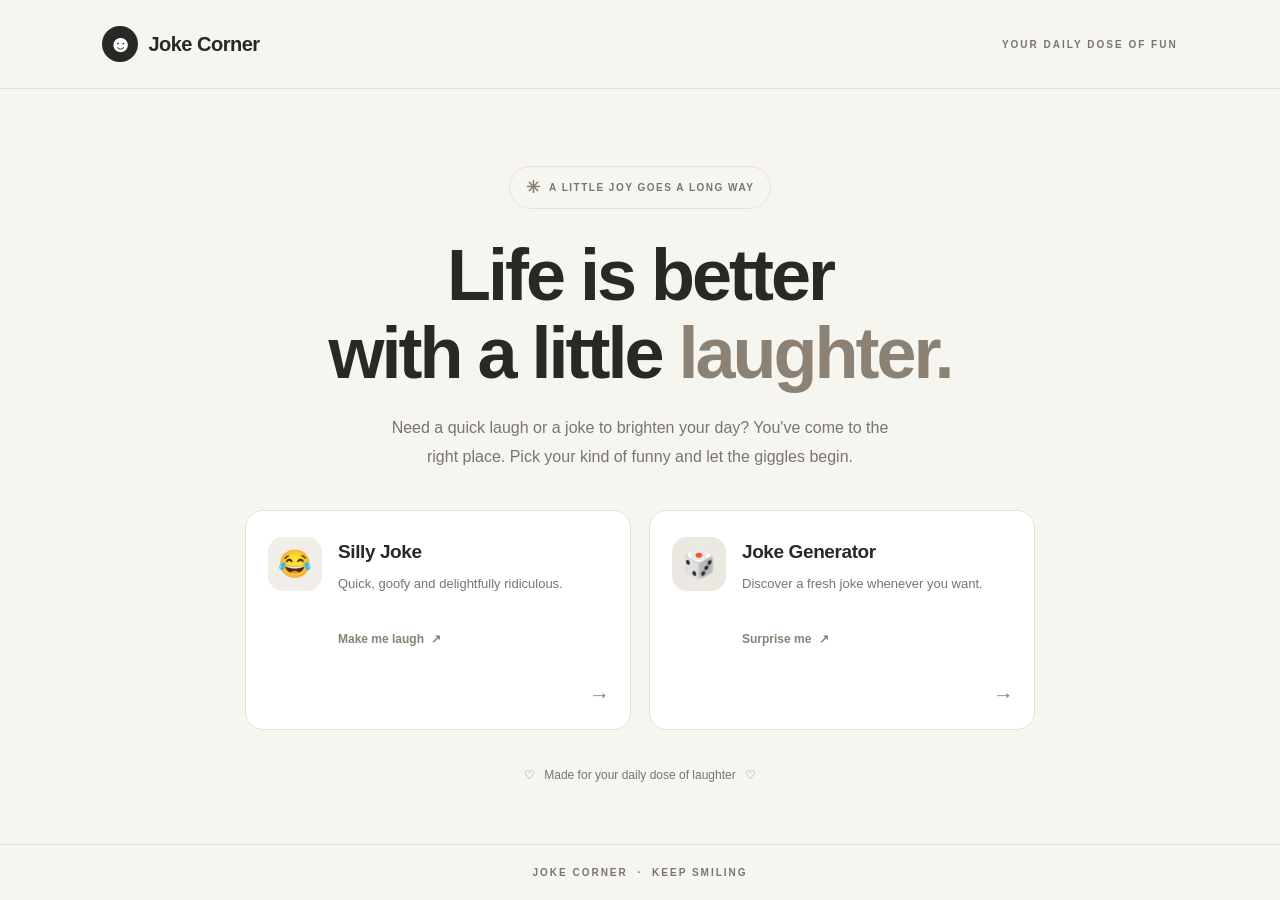
<file: index.html>
<!DOCTYPE html>
<html lang="en">
<head>
    <meta charset="UTF-8">
    <meta name="viewport" content="width=device-width, initial-scale=1.0">

    <title>Joke Corner | A Little Laughter</title>

    <link
        rel="icon"
        type="image/png"
        href="https://res.cloudinary.com/ddaegshd6/image/upload/v1776033912/favicon-32x32_agqm2c.png"
    >

    <link rel="stylesheet" href="landing.css">
    <script src="landing.js" defer></script>
</head>
<body>

    <header class="navbar">
        <a href="index.html" class="logo">
            <span class="logo-icon">☻</span>
            Joke Corner
        </a>

        <span class="nav-label">YOUR DAILY DOSE OF FUN</span>
    </header>

    <main class="hero">
        <div class="eyebrow">
            <span class="sparkle">✳</span>
            A LITTLE JOY GOES A LONG WAY
        </div>

        <h1>
            Life is better<br>
            with a little <span>laughter.</span>
        </h1>

        <p class="description">
            Need a quick laugh or a joke to brighten your day?
            You've come to the right place. Pick your kind of funny
            and let the giggles begin.
        </p>

        <div class="button-container">

            <a href="./Silly Project/index.html" class="joke-card" id="sillyBtn">
                <div class="card-icon silly-icon">😂</div>

                <div class="card-text">
                    <h2>Silly Joke</h2>
                    <p>Quick, goofy and delightfully ridiculous.</p>
                    <span class="card-link">Make me laugh <span>↗</span></span>
                </div>

                <span class="arrow">→</span>
            </a>

            <a href="./Joke Generator/index.html" class="joke-card" id="generatorBtn">
                <div class="card-icon generator-icon">🎲</div>

                <div class="card-text">
                    <h2>Joke Generator</h2>
                    <p>Discover a fresh joke whenever you want.</p>
                    <span class="card-link">Surprise me <span>↗</span></span>
                </div>

                <span class="arrow">→</span>
            </a>

        </div>

        <div class="bottom-note">
            <span>♡</span>
            Made for your daily dose of laughter
            <span>♡</span>
        </div>
    </main>

    <footer>
        <p>JOKE CORNER <span>·</span> KEEP SMILING</p>
    </footer>

</body>
</html>
</file>
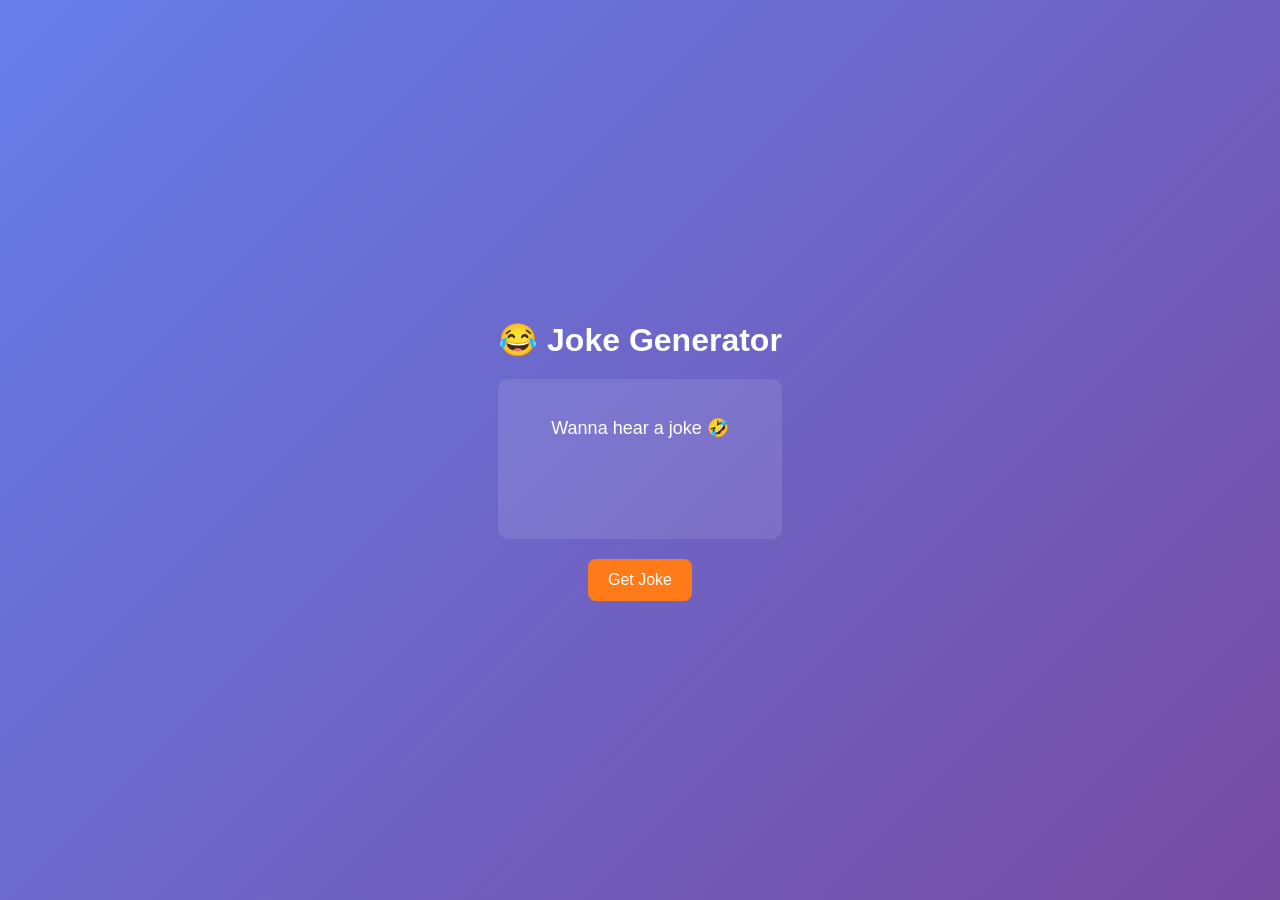
<file: Joke Generator/index.html>
<!DOCTYPE html>
<html lang="en">
<head>
    <meta charset="UTF-8">
    <meta name="viewport" content="width=device-width, initial-scale=1.0">

    <title>Joke Generator 😂</title>

    <!-- Favicon -->
    <link
        rel="icon"
        type="image/png"
        href="https://res.cloudinary.com/ddaegshd6/image/upload/v1776033912/favicon-32x32_agqm2c.png"
    >

    <!-- CSS -->
    <link rel="stylesheet" href="jokegenerator.css">
    
    <!-- JavaScript -->
    <script src="jokegenerator.js" defer></script>
</head>

<body>
    <div class="container">
        <h1>😂 Joke Generator</h1>

        <div class="joke-box">
            <p id="setup">Wanna hear a joke 🤣</p>
            <p id="punchline"></p>
        </div>

        <button id="btn" type="button">Get Joke</button>
    </div>
</body>
</html>
</file>
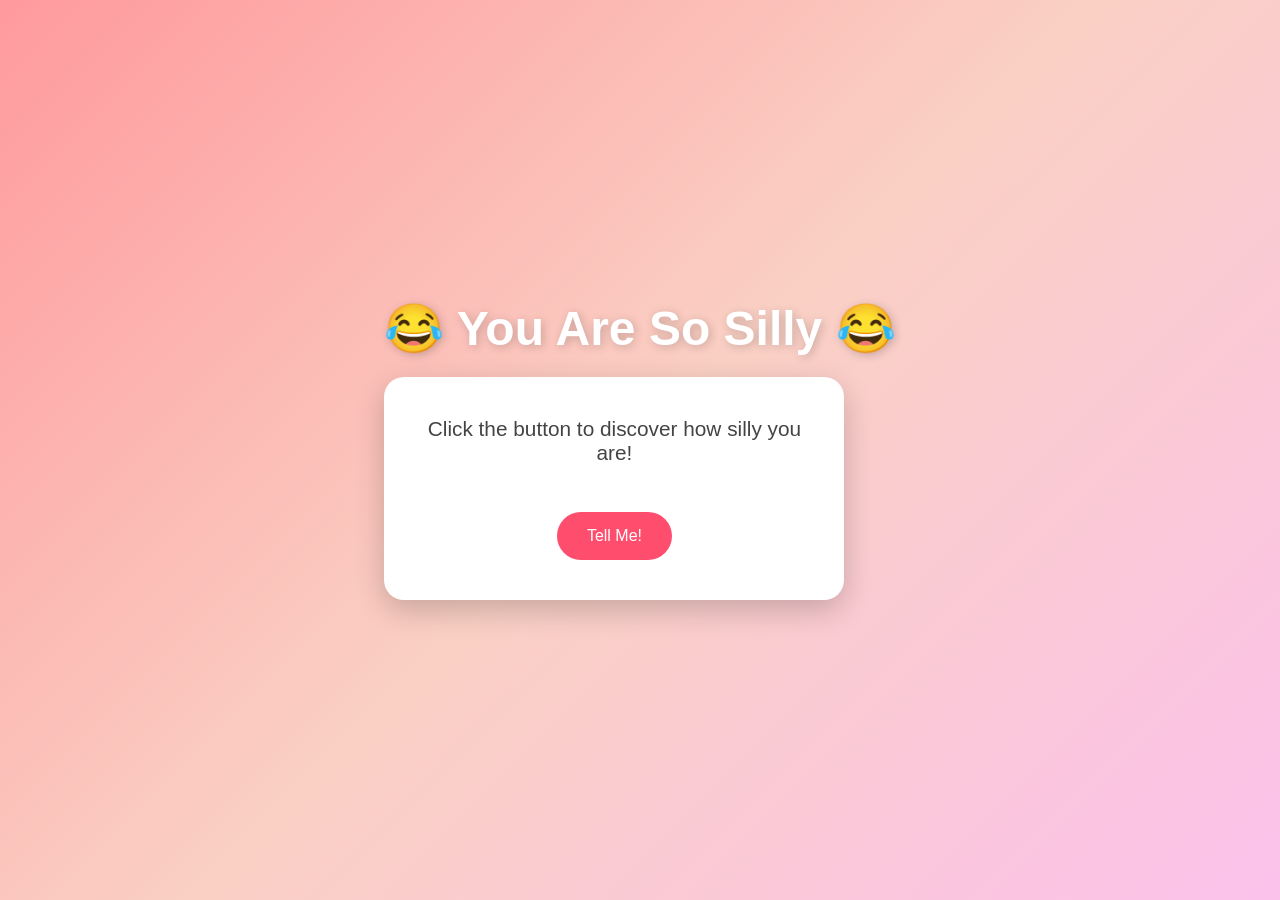
<file: Silly Project/index.html>
<!DOCTYPE html>
<html lang="en">
<head>
    <meta charset="UTF-8">
    <meta name="viewport" content="width=device-width, initial-scale=1.0">
    <title>You Are So Silly 😂</title>
    <link rel="stylesheet" href="sillyproject.css">
</head>
<body>

    <div class="container">
        <h1>😂 You Are So Silly 😂</h1>

        <div class="card">
            <p id="message">
                Click the button to discover how silly you are!
            </p>

            <button id="sillyBtn">
                Tell Me!
            </button>
        </div>

        <div class="emoji-rain" id="emojiRain"></div>
    </div>

    <script src="sillyproject.js"></script>
</body>
</html>
</file>
<file: landing.css>
/* ---------- General styles ---------- */

* {
    margin: 0;
    padding: 0;
    box-sizing: border-box;
}

:root {
    --background: #f7f5f0;
    --surface: #ffffff;
    --text: #292824;
    --muted: #77756e;
    --accent: #8b8174;
    --border: #e7e2d9;
    --hover: #f0ede6;
}

body {
    min-height: 100vh;
    font-family: Arial, Helvetica, sans-serif;
    background: var(--background);
    color: var(--text);
    display: flex;
    flex-direction: column;
}

/* ---------- Navigation ---------- */

.navbar {
    width: 100%;
    padding: 26px 8%;
    display: flex;
    align-items: center;
    justify-content: space-between;
    border-bottom: 1px solid var(--border);
}

.logo {
    display: flex;
    align-items: center;
    gap: 10px;
    color: var(--text);
    text-decoration: none;
    font-size: 20px;
    font-weight: 700;
    letter-spacing: -0.5px;
}

.logo-icon {
    width: 36px;
    height: 36px;
    background: var(--text);
    color: white;
    border-radius: 50%;
    display: grid;
    place-items: center;
    font-size: 24px;
}

.nav-label {
    color: var(--muted);
    font-size: 10px;
    letter-spacing: 2px;
    font-weight: 700;
}

/* ---------- Main landing section ---------- */

.hero {
    width: 100%;
    max-width: 1000px;
    margin: auto;
    padding: 75px 24px 60px;
    text-align: center;
}

.eyebrow {
    display: inline-flex;
    align-items: center;
    gap: 8px;
    padding: 10px 16px;
    border: 1px solid var(--border);
    border-radius: 30px;
    color: var(--muted);
    font-size: 10px;
    font-weight: 700;
    letter-spacing: 1.5px;
}

.sparkle {
    font-size: 17px;
    color: var(--accent);
}

h1 {
    margin-top: 28px;
    font-size: clamp(42px, 7vw, 72px);
    line-height: 1.08;
    letter-spacing: -3px;
    font-weight: 800;
}

h1 span {
    color: var(--accent);
}

.description {
    max-width: 510px;
    margin: 22px auto 38px;
    color: var(--muted);
    font-size: 16px;
    line-height: 1.8;
}

/* ---------- Navigation cards ---------- */

.button-container {
    display: grid;
    grid-template-columns: repeat(2, minmax(0, 1fr));
    gap: 18px;
    max-width: 790px;
    margin: 0 auto;
    text-align: left;
}

.joke-card {
    position: relative;
    min-height: 220px;
    display: flex;
    align-items: flex-start;
    gap: 16px;
    padding: 26px 22px;
    background: var(--surface);
    border: 1px solid var(--border);
    border-radius: 18px;
    text-decoration: none;
    color: var(--text);
    transition:
        transform 0.25s ease,
        box-shadow 0.25s ease,
        border-color 0.25s ease;
}

.joke-card:hover {
    transform: translateY(-5px);
    border-color: #c9c0b3;
    box-shadow: 0 14px 30px rgba(50, 45, 35, 0.08);
}

.card-icon {
    width: 54px;
    height: 54px;
    flex-shrink: 0;
    display: grid;
    place-items: center;
    border-radius: 15px;
    font-size: 27px;
}

.silly-icon {
    background: #f1eee7;
}

.generator-icon {
    background: #eae8e1;
}

.card-text {
    padding-top: 4px;
    padding-right: 8px;
}

.card-text h2 {
    font-size: 19px;
    margin-bottom: 10px;
    letter-spacing: -0.4px;
}

.card-text p {
    min-height: 45px;
    color: var(--muted);
    font-size: 13px;
    line-height: 1.7;
}

.card-link {
    display: inline-block;
    margin-top: 14px;
    color: var(--accent);
    font-size: 12px;
    font-weight: 700;
}

.card-link span {
    margin-left: 4px;
}

.arrow {
    position: absolute;
    right: 20px;
    bottom: 22px;
    font-size: 21px;
    color: var(--accent);
    transition: transform 0.2s ease;
}

.joke-card:hover .arrow {
    transform: translateX(5px);
}

/* ---------- Footer note ---------- */

.bottom-note {
    margin-top: 38px;
    color: var(--muted);
    font-size: 12px;
}

.bottom-note span {
    margin: 0 6px;
    color: var(--accent);
}

footer {
    padding: 22px;
    border-top: 1px solid var(--border);
    text-align: center;
}

footer p {
    color: var(--muted);
    font-size: 10px;
    font-weight: 700;
    letter-spacing: 2px;
}

footer span {
    margin: 0 5px;
}

/* ---------- Responsive design ---------- */

@media (max-width: 600px) {
    .navbar {
        padding: 20px 5%;
    }

    .logo {
        font-size: 17px;
    }

    .nav-label {
        font-size: 8px;
        letter-spacing: 1px;
    }

    .hero {
        padding: 60px 20px 45px;
    }

    h1 {
        letter-spacing: -2px;
    }

    .description {
        font-size: 14px;
    }

    .button-container {
        grid-template-columns: 1fr;
        gap: 14px;
    }

    .joke-card {
        min-height: 180px;
    }

    .card-text p {
        min-height: auto;
    }
}

@media (prefers-reduced-motion: reduce) {
    *,
    *::before,
    *::after {
        transition: none !important;
        scroll-behavior: auto !important;
    }
}
</file>
<file: Joke Generator/jokegenerator.css>
body {
  margin: 0;
  height: 100vh;
  display: flex;
  justify-content: center;
  align-items: center;
  background: linear-gradient(135deg, #667eea, #764ba2);
  font-family: Arial, sans-serif;
  color: white;
}

.container {
  text-align: center;
  max-width: 400px;
  padding: 20px;
}

h1 {
  margin-bottom: 20px;
}

.joke-box {
  background: rgba(255,255,255,0.1);
  padding: 20px;
  border-radius: 10px;
  min-height: 120px;
}

#setup {
  font-size: 18px;
}

#punchline {
  margin-top: 10px;
  font-weight: bold;
}

button {
  margin-top: 20px;
  padding: 12px 20px;
  border: none;
  border-radius: 8px;
  background: #ff7a18;
  color: white;
  font-size: 16px;
  cursor: pointer;
  transition: 0.3s;
}

button:hover {
  transform: scale(1.05);
}
</file>
<file: Silly Project/sillyproject.css>
*{
    margin:0;
    padding:0;
    box-sizing:border-box;
    font-family:Arial, Helvetica, sans-serif;
}

body{
    min-height:100vh;
    display:flex;
    justify-content:center;
    align-items:center;
    background:linear-gradient(135deg,#ff9a9e,#fad0c4,#fbc2eb);
    overflow:hidden;
}

.container{
    text-align:center;
    padding:20px;
}

h1{
    color:white;
    font-size:3rem;
    margin-bottom:20px;
    text-shadow:2px 2px 10px rgba(0,0,0,0.2);
}

.card{
    background:white;
    padding:40px;
    border-radius:20px;
    width:90%;
    max-width:500px;
    box-shadow:0 10px 30px rgba(0,0,0,0.2);
}

#message{
    font-size:1.3rem;
    color:#444;
    margin-bottom:25px;
    min-height:70px;
}

button{
    background:#ff4d6d;
    color:white;
    border:none;
    padding:15px 30px;
    border-radius:50px;
    cursor:pointer;
    font-size:1rem;
    transition:0.3s;
}

button:hover{
    transform:scale(1.1);
    background:#ff1744;
}

.emoji{
    position:absolute;
    font-size:2rem;
    animation:fall 4s linear forwards;
}

@keyframes fall{
    from{
        transform:translateY(-100px);
        opacity:1;
    }

    to{
        transform:translateY(100vh);
        opacity:0;
    }
}
</file>
